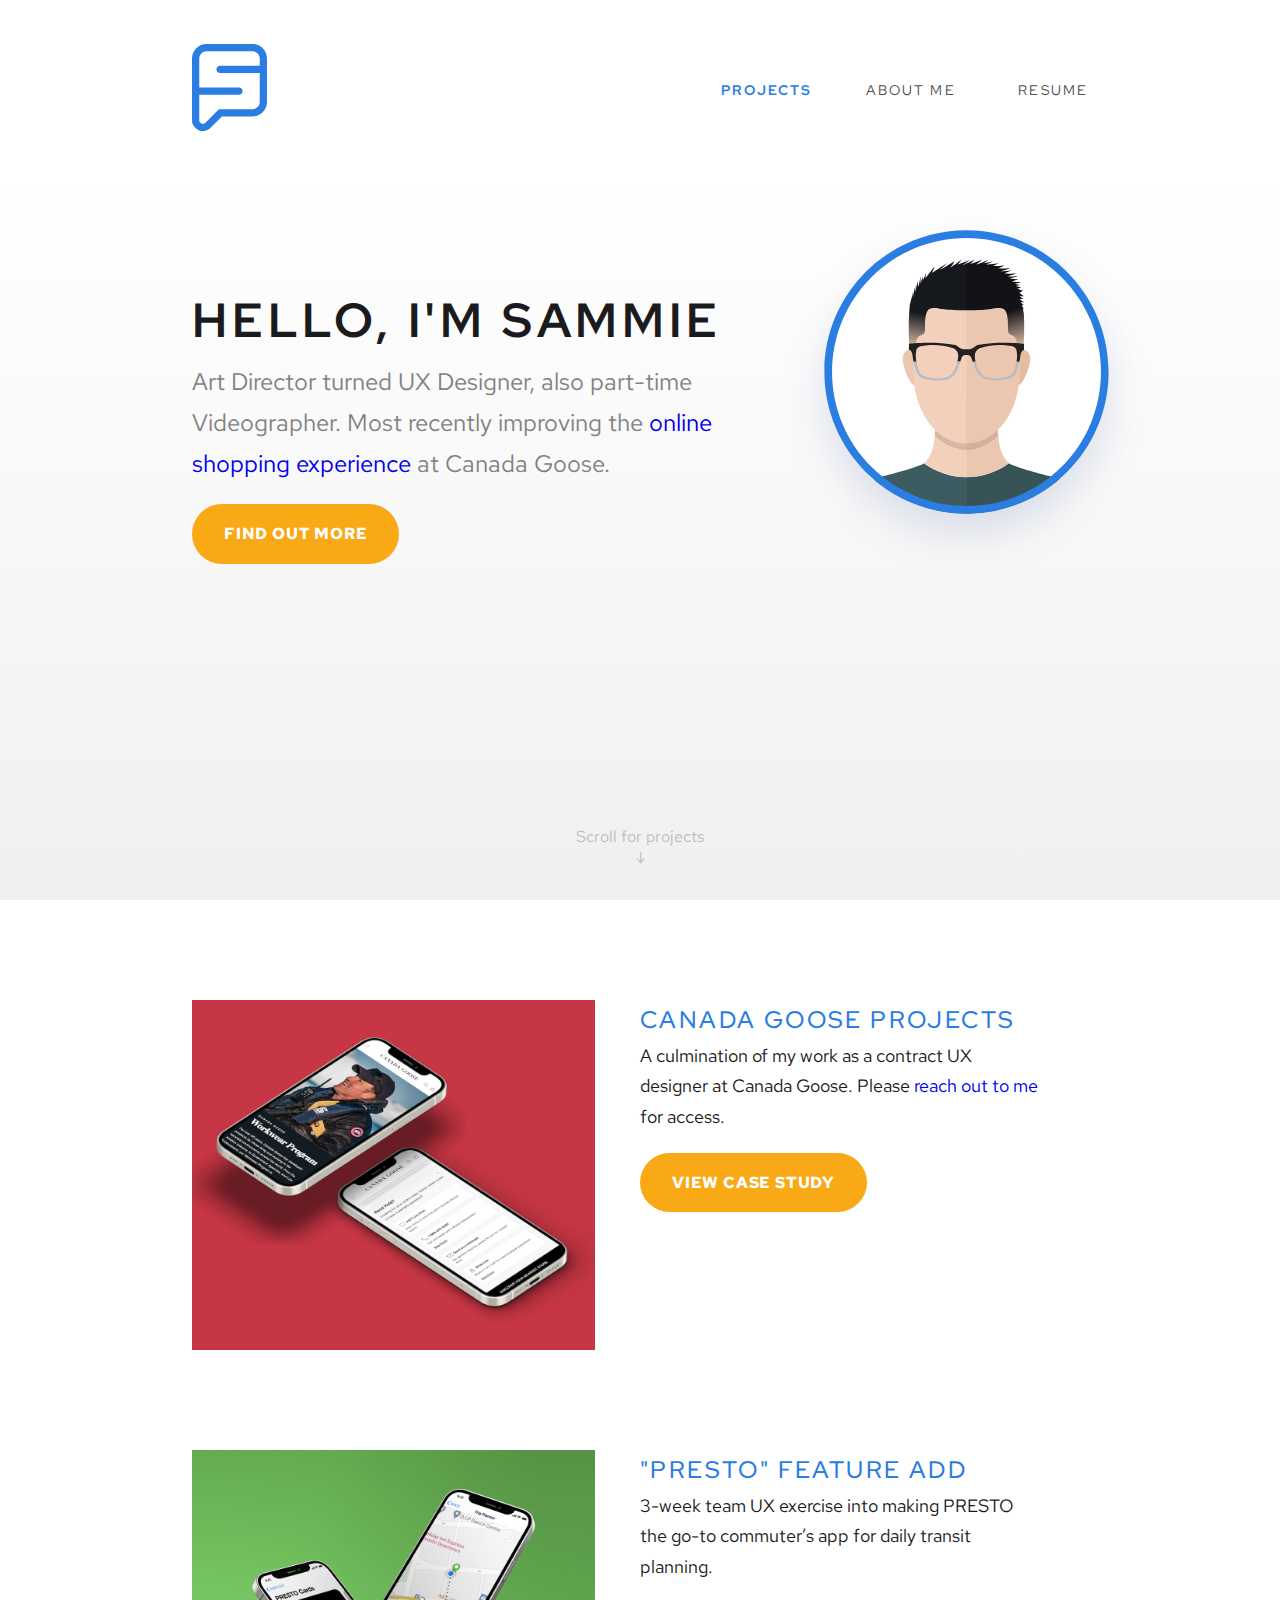
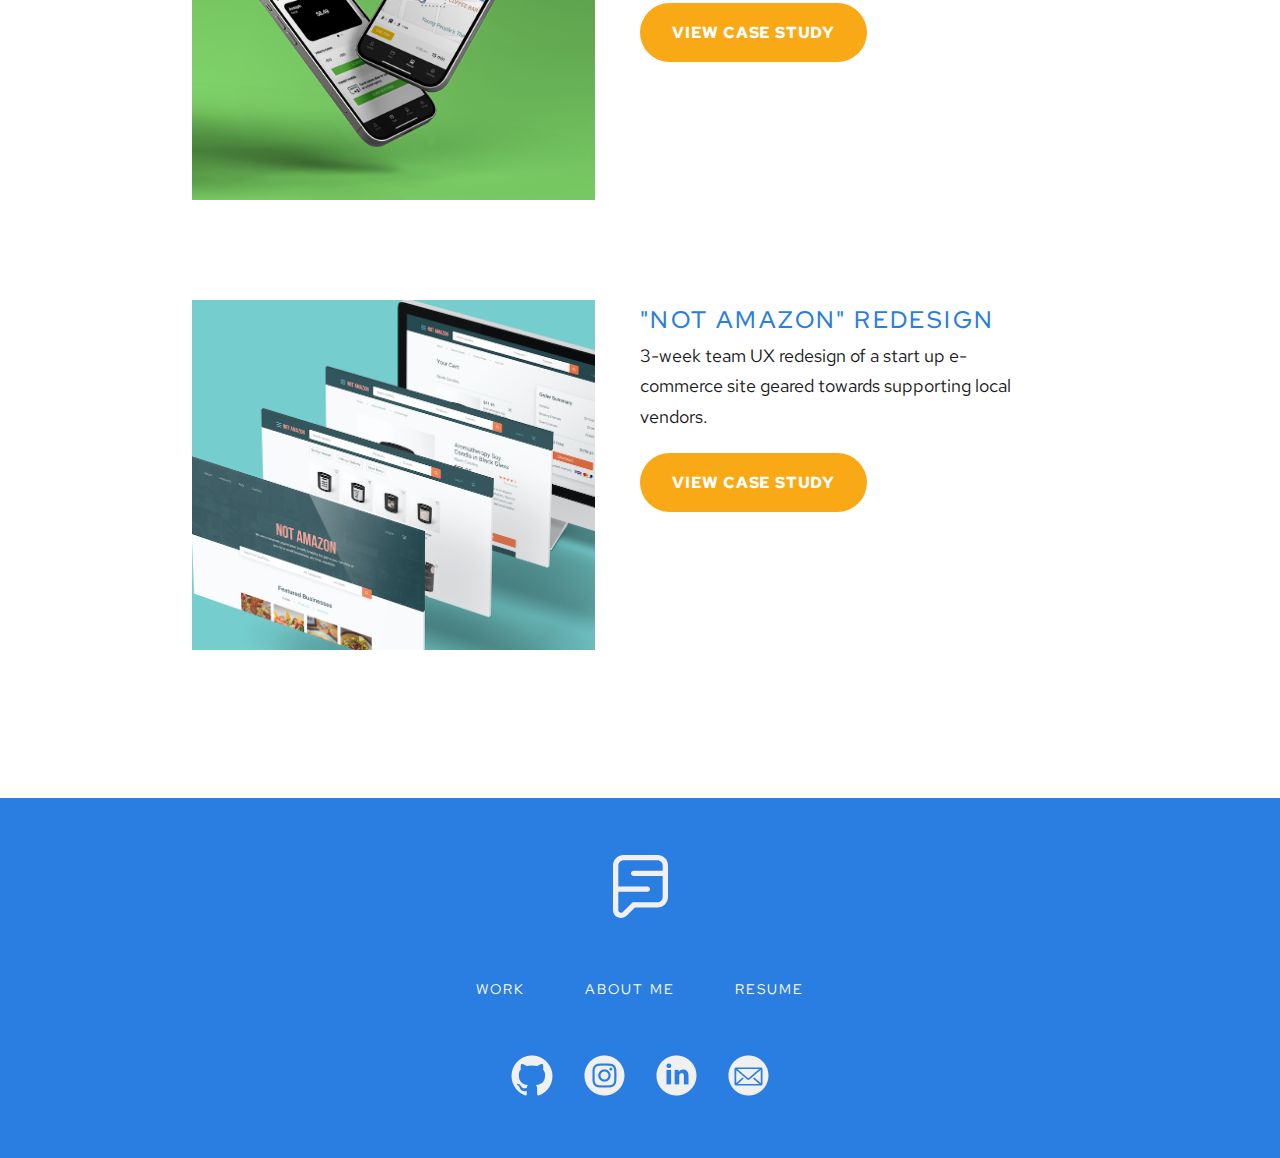
<file: index.html>
<!DOCTYPE html>
<html lang="en">

<head>
    <link rel="stylesheet" type="text/css" href="css/style.css">
    <link rel="preconnect" href="https://fonts.gstatic.com">
    <link
        href="https://fonts.googleapis.com/css2?family=Red+Hat+Display:ital,wght@0,400;0,500;0,700;0,900;1,400;1,500;1,700;1,900&family=Red+Hat+Text:ital,wght@0,400;0,500;0,700;1,400;1,500;1,700&display=swap"
        rel="stylesheet">
    <link rel="shortcut icon" href="images/favicon.ico" type="image/x-icon">
    <meta charset="UTF-8">
    <meta http-equiv="X-UA-Compatible" content="IE=edge">
    <meta name="viewport" content="width=device-width, initial-scale=1.0">

    <meta property="og:title" content="Sammie Phung | UX Portfolio" />
    <meta property="og:image" content="https://i.ibb.co/wYRQY8x/Website-Thumbnail.png" />
    <meta property="og:description" content="UX and UI assignment case studies" />
    <meta property="og:url" content="https://www.sammiephung.com" />
    <meta property="og:image:width" content="1200" />
    <meta property="og:image:height" content="627" />
    <!-- TYPE BELOW IS PROBABLY: 'website' or 'article' or look on https://ogp.me/#types -->
    <meta property="og:type" content="website" />

    <title>Sammie Phung | UX Portfolio</title>
</head>

<body>

<!-- Navbar -->

    <header id="navBar">
        <div class="navLogo">
            <a href="index.html"><img src="images/blueLogo.svg"></a>
        </div>
        <div class="menuItems">
            <li class="subMenuParent" tab-index="0">
                <a href="#projects" class="highlight">Projects</a>
                <ul class="subMenu">
                    <li><a href="https://www.figma.com/proto/u4zPJHGNoaDlqV1uTBU0ZM/Canada-Goose-Projects?page-id=603%3A68&node-id=603%3A73&viewport=-225%2C221%2C0.15&scaling=scale-down-width" target="_blank">CG</a></li>
                    <li><a href="presto.html">Presto</a></li>
                    <li><a href="notamazon.html">Not Amazon</a></li>
                </ul>
            </li>
            <a href="about.html">About Me</a>
            <a href="https://drive.google.com/file/d/1fmXLjQiboOGOz95VLChyZ1LVLEGIUq6-/view?usp=sharing"
                target="_blank">Resume</a>
        </div>

<!-- Mobile Nav -->

        <div id="myNav" class="overlay">
            <div class="topMobileNav">
                <div class="navLogo">
                    <a href="index.html"><img src="images/greyLogo.svg"></a>
                </div>
                <div>
                    <a href="javascript:void(0)" class="closebtn" onclick="closeNav()">&times;</a>
                </div>
            </div>

            <div class="overlayItems">
                <div class="overlayContent">
                    <a href="index.html#projects" class="overlayActive" onclick="closeNav()">
                        <h1>work</h1>
                    </a>
                    <a href="about.html">
                        <h1>about me</h1>
                    </a>
                    <a href="https://drive.google.com/file/d/1fmXLjQiboOGOz95VLChyZ1LVLEGIUq6-/view?usp=sharing">
                        <h1>resume</h1>
                    </a>
                </div>
                <div class="socialBlock">
                    <a href="https://github.com/sammiephung" target="_blank"><img
                            src="images/social/githubIcon.png"></a>
                    <a href="https://www.instagram.com/sphung.exe" target="_blank"><img
                            src="images/social/instaIcon.png"></a>
                    <a href="https://www.linkedin.com/in/sammiephung/"><img src="images/social/linkedinIcon.png"
                            target="_blank"></a>
                    <a href="mailto: sammiephung@gmail.com?subject=Love your stuff, let's connect!"><img
                            src="images/social/emailIcon.png"></a>
                </div>
            </div>
        </div>

        <span onclick="openNav()">
            <div class="hamburgerMenu">
                <div></div>
                <div></div>
                <div></div>
            </div>
        </span>

    </header>

<!-- Hero -->

    <section class="heroSection">
        <div class="headline">
            <h1>Hello, I'm Sammie</h1>
            <h5>Art Director turned UX Designer, also part-time Videographer. Most recently improving the <a href="https://www.canadagoose.com">online shopping experience</a> at Canada Goose.</h5>
            <a href="about.html" class="findOutMore button">Find out more</a>
        </div>
        <div class="profile">
            <img src="images/Illustration.svg">
        </div>
        <div class="scrollDown">
            <a href="#projects">Scroll for projects<br>&#x2193</a>
        </div>
    </section>

<!-- Projects -->

    <section class="myWorkGrid" id="projects">

        <div id="imageOne">
            <a href="https://www.figma.com/proto/u4zPJHGNoaDlqV1uTBU0ZM/Canada-Goose-Projects?page-id=603%3A68&node-id=603%3A73&viewport=180%2C137%2C0.05&scaling=min-zoom" target="_blank">
            </a>
        </div>
        <div id="descripOne">
            <h3>Canada Goose Projects</h3>
            <p>A culmination of my work as a contract UX designer at Canada Goose. Please <a href="mailto: sammiephung@gmail.com?subject=Canada Goose password request">reach out to me</a> for access.</p>
            <a href="https://www.figma.com/proto/u4zPJHGNoaDlqV1uTBU0ZM/Canada-Goose-Projects?page-id=603%3A68&node-id=603%3A73&viewport=180%2C137%2C0.05&scaling=min-zoom" target="_blank" class="caseStudyButton button">view case study</a>
<!--
            <a href="tinit.html">
            </a>
        </div>
        <div id="descripOne">
            <h3>"tinit" travel planner</h3>
            <p>4-week solo product exploration into a possible app solution for hands-on trip planners.</p>
            <a href="tinit.html" class="caseStudyButton button">view case study</a>
-->
        </div>

        <div id="imageTwo">
            <a href="presto.html">
        </div>
        </a>
        <div id="descripTwo">
            <h3>"presto" feature add</h3>
            <p>3-week team UX exercise into making PRESTO the go-to commuter’s app for daily transit planning.
            </p>
            <a href="presto.html" class="caseStudyButton button">view case study</a>
        </div>

        <div id="imageThree">
            <a href="notamazon.html">
        </div>
        </a>
        <div id="descripThree">
            <h3>"not amazon" redesign</h3>
            <p>3-week team UX redesign of a start up e-commerce site geared towards supporting local vendors.
            </p>
            <a href="notamazon.html" class="caseStudyButton button">view case study</a>
        </div>
    </section>

<!-- Footer -->

    <footer>
        <div class="footerLogo">
            <a href="index.html"><img src="images/greyLogo.svg"></a>
        </div>
        <div class="footerItems">
            <a href="index.html">Work</a>
            <a href="about.html">About Me</a>
            <a href="https://drive.google.com/file/d/1fmXLjQiboOGOz95VLChyZ1LVLEGIUq6-/view?usp=sharing"
                target="_blank">resume</a>
        </div>
        <div class="socialBlock">
            <a href="https://github.com/sammiephung" target="_blank"><img src="images/social/githubIcon.png"></a>
            <a href="https://www.instagram.com/sphung.exe" target="_blank"><img src="images/social/instaIcon.png"></a>
            <a href="https://www.linkedin.com/in/sammiephung/" target="_blank"><img
                    src="images/social/linkedinIcon.png"></a>
            <a href="mailto: sammiephung@gmail.com?subject=Love your stuff, let's connect!"><img
                    src="images/social/emailIcon.png"></a>
        </div>
    </footer>

    <script src="js/index.js"></script>

</body>


</html>
</file>
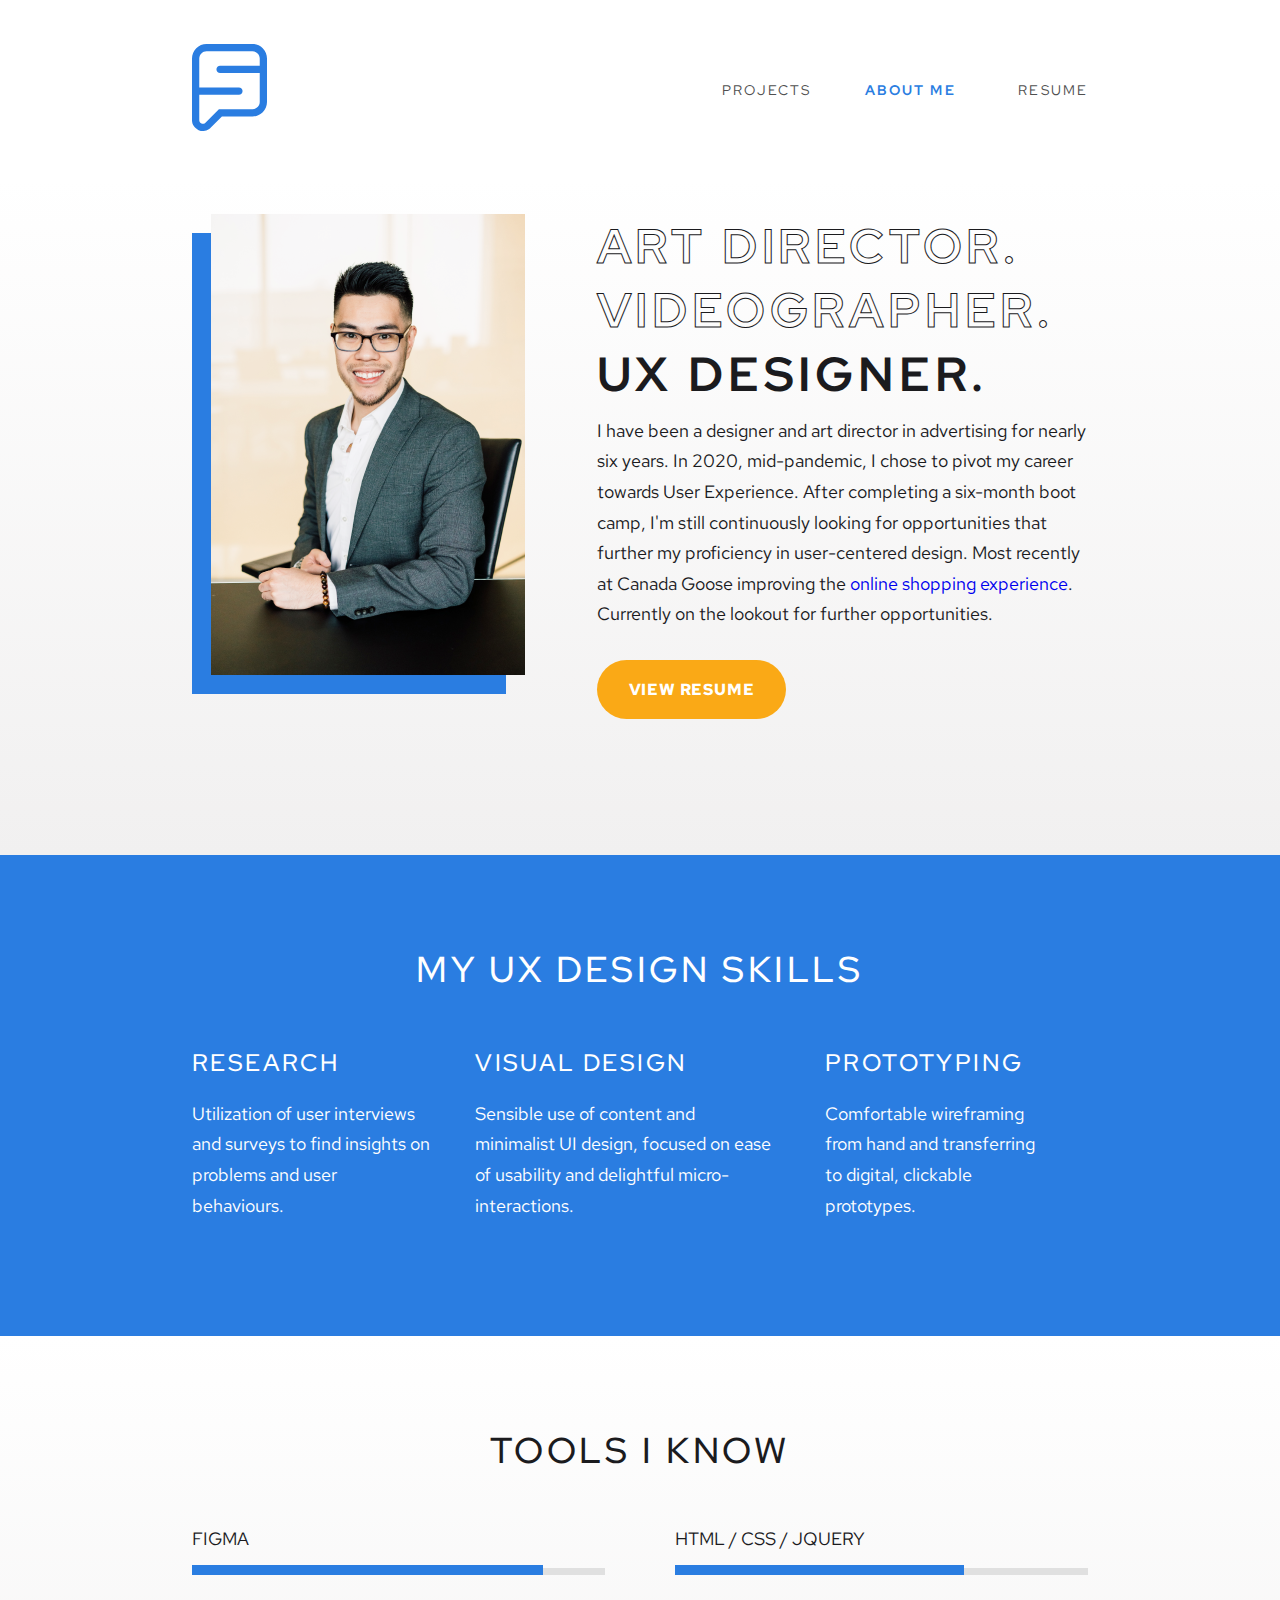
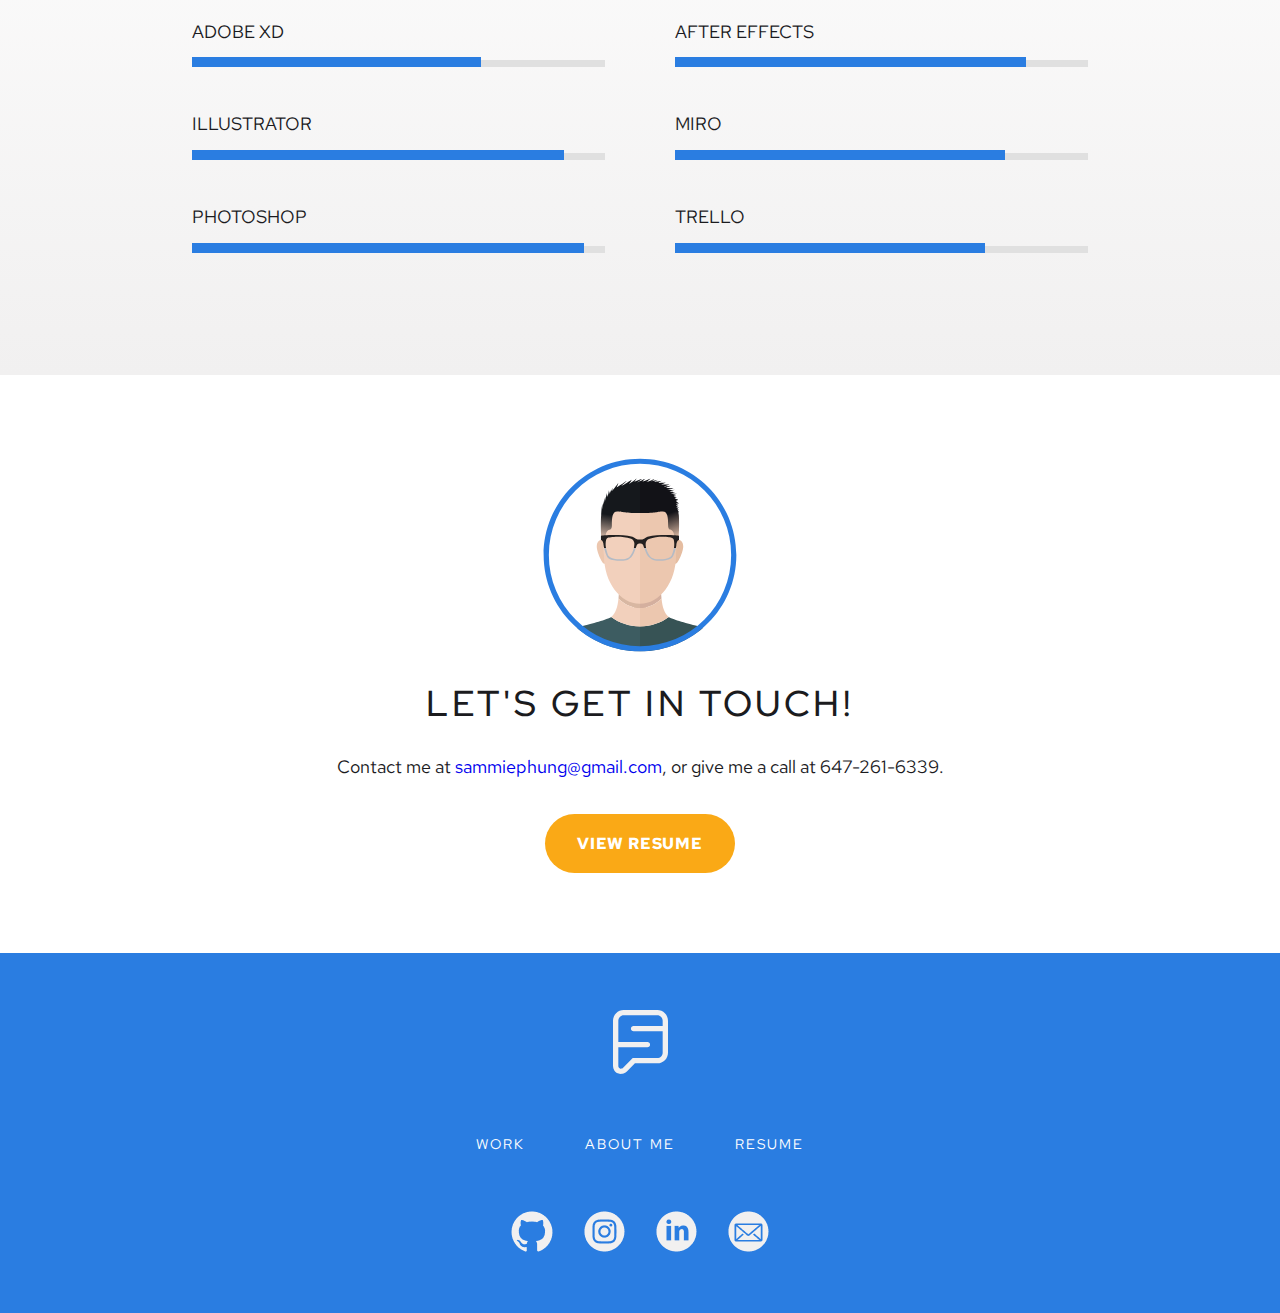
<file: about.html>
<!DOCTYPE html>
<html lang="en">

<head>
    <link rel="stylesheet" type="text/css" href="css/style.css">
    <link rel="preconnect" href="https://fonts.gstatic.com">
    <link
        href="https://fonts.googleapis.com/css2?family=Red+Hat+Display:ital,wght@0,400;0,500;0,700;0,900;1,400;1,500;1,700;1,900&family=Red+Hat+Text:ital,wght@0,400;0,500;0,700;1,400;1,500;1,700&display=swap"
        rel="stylesheet">
    <link rel="shortcut icon" href="images/favicon.ico" type="image/x-icon">
    <meta charset="UTF-8">
    <meta http-equiv="X-UA-Compatible" content="IE=edge">
    <meta name="viewport" content="width=device-width, initial-scale=1.0">
    <title>Sammie Phung | About Me</title>
</head>

<body>
    <header id="navBar">
        <div class="navLogo">
            <a href="index.html"><img src="images/blueLogo.svg"></a>
        </div>
        <div class="menuItems">
            <li class="subMenuParent" tab-index="0">
                <a href="index.html#projects">projects</a>
                <ul class="subMenu">
                    <li><a href="tinit.html">Tinit</a></li>
                    <li><a href="presto.html">Presto</a></li>
                    <li><a href="notamazon.html">Not Amazon</a></li>
                </ul>
            </li>
            <a href="about.html" class="highlight">About Me</a>
            <a href="https://drive.google.com/file/d/1fmXLjQiboOGOz95VLChyZ1LVLEGIUq6-/view?usp=sharing"
                target="_blank">Resume</a>
        </div>

        <div id="myNav" class="overlay">
            <div class="topMobileNav">
                <div class="navLogo">
                    <a href="index.html"><img src="images/greyLogo.svg"></a>
                </div>
                <div>
                    <a href="javascript:void(0)" class="closebtn" onclick="closeNav()">&times;</a>
                </div>
            </div>

            <div class="overlayItems">
                <div class="overlayContent">
                    <a href="index.html#projects">
                        <h1>work</h1>
                    </a>
                    <a href="about.html" class="overlayActive">
                        <h1>about me</h1>
                    </a>
                    <a href="https://drive.google.com/file/d/1fmXLjQiboOGOz95VLChyZ1LVLEGIUq6-/view?usp=sharing"
                        target="_blank">
                        <h1>resume</h1>
                    </a>
                </div>
                <div class="socialBlock">
                    <a href="https://github.com/sammiephung" target="_blank"><img
                            src="images/social/githubIcon.png"></a>
                    <a href="https://www.instagram.com/sphung.exe" target="_blank"><img
                            src="images/social/instaIcon.png"></a>
                    <a href="https://www.linkedin.com/in/sammiephung/" target="_blank"><img
                            src="images/social/linkedinIcon.png"></a>
                    <a href="mailto: sammiephung@gmail.com?subject=Love your stuff, let's connect!"><img
                            src="images/social/emailIcon.png"></a>
                </div>
            </div>
        </div>

        <span onclick="openNav()">
            <div class="hamburgerMenu">
                <div></div>
                <div></div>
                <div></div>
            </div>
        </span>

    </header>

    <section class="heroSection heroAbout">
        <div class="headlineAbout">
            <div class="profileFull"><img src="images/profileFull.png"></div>
            <div class="aboutContent">
                <h4>Art Director.<br>Videographer.<br></h4>
                <h1>UX Designer.</h1>
                <div class="profileSquare"><img src="images/profileSquare.png"></div>
                <p>I have been a designer and art director in advertising for nearly six years. In 2020, mid-pandemic, I chose to pivot my career towards User Experience. After completing a six-month boot camp, I'm still continuously looking for opportunities that further my proficiency in user-centered design. Most recently at Canada Goose improving the <a href="https://www.canadagoose.com">online shopping experience</a>. Currently on the lookout for further opportunities.
                </p>
                <a href="https://drive.google.com/file/d/1fmXLjQiboOGOz95VLChyZ1LVLEGIUq6-/view?usp=sharing"
                    class="button" target="_blank">View Resume</a>
            </div>
        </div>
    </section>

    <section class="mySkills">
        <h2>my ux design skills</h2>
        <div id="allSkills">
            <div id="research">
                <h3>research</h3>
                <p>Utilization of user interviews and surveys to find insights on problems and user behaviours.</p>
            </div>
            <div id="uiDesign">
                <h3>visual design</h3>
                <p>Sensible use of content and minimalist UI design, focused on ease of usability and delightful
                    micro-interactions.</p>
            </div>
            <div id="prototyping">
                <h3>prototyping</h3>
                <p>Comfortable wireframing from hand and transferring to digital, clickable prototypes.</p>
            </div>
        </div>
    </section>

    <section class="toolsSection">
        <h2>tools i know</h2>
        <div class="allTools">
            <div class="columnOne">
                <div>
                    <p>FIGMA</p>
                    <div class="toolsBar">
                        <div class="blueBar figmaBar"></div>
                        <div class="greyBar"></div>
                    </div>
                </div>
                <div>
                    <p>ADOBE XD</p>
                    <div class="toolsBar">
                        <div class="blueBar xdBar"></div>
                        <div class="greyBar"></div>
                    </div>
                </div>
                <div>
                    <p>ILLUSTRATOR</p>
                    <div class="toolsBar">
                        <div class="blueBar aiBar"></div>
                        <div class="greyBar"></div>
                    </div>
                </div>
                <div>
                    <p>PHOTOSHOP</p>
                    <div class="toolsBar">
                        <div class="blueBar psBar"></div>
                        <div class="greyBar"></div>
                    </div>
                </div>
            </div>
            <div class="columnTwo">
                <div>
                    <p>HTML / CSS / JQUERY</p>
                    <div class="toolsBar">
                        <div class="blueBar htmlBar"></div>
                        <div class="greyBar"></div>
                    </div>
                </div>
                <div>
                    <p>AFTER EFFECTS</p>
                    <div class="toolsBar">
                        <div class="blueBar aeBar"></div>
                        <div class="greyBar"></div>
                    </div>
                </div>
                <div>
                    <p>MIRO</p>
                    <div class="toolsBar">
                        <div class="blueBar miroBar"></div>
                        <div class="greyBar"></div>
                    </div>
                </div>
                <div>
                    <p>TRELLO</p>
                    <div class="toolsBar">
                        <div class="blueBar trelloBar"></div>
                        <div class="greyBar"></div>
                    </div>
                </div>
            </div>
        </div>
    </section>

    <!--
    <section class="experienceSection">
        <h2>where i've worked</h2>
        <ul>
            <li>plant48</li>
            <li>havas</li>
        </ul>
        <ul>
            <li>edelman</li>
            <li>shaw media</li>
        </ul>
        <ul>
            <li>shaw</li>
            <li>sagewow</li>
        </ul>
        <ul>
            <li>ethnicity</li>
            <li>kpmg</li>
        </ul>
    </section>
-->

    <section class="contactMe">
        <img src="images/Illustration.svg">
        <h2>let's get in touch!</h2>
        <p>Contact me at <a
                href="mailto: sammiephung@gmail.com?subject=Love your stuff, let's connect!">sammiephung@gmail.com</a>,
            or give me a call at 647-261-6339.</p>
        <a href="https://drive.google.com/file/d/1fmXLjQiboOGOz95VLChyZ1LVLEGIUq6-/view?usp=sharing" class="button"
            target="_blank">View Resume</a>
    </section>

    <footer>
        <div class="footerLogo">
            <a href="index.html"><img src="images/greyLogo.svg"></a>
        </div>
        <div class="footerItems">
            <a href="index.html">Work</a>
            <a href="about.html">About Me</a>
            <a href="https://drive.google.com/file/d/1fmXLjQiboOGOz95VLChyZ1LVLEGIUq6-/view?usp=sharing"
                target="_blank">resume</a>
        </div>
        <div class="socialBlock">
            <a href="https://github.com/sammiephung" target="_blank"><img src="images/social/githubIcon.png"></a>
            <a href="https://www.instagram.com/sphung.exe" target="_blank"><img src="images/social/instaIcon.png"></a>
            <a href="https://www.linkedin.com/in/sammiephung/" target="_blank"><img
                    src="images/social/linkedinIcon.png"></a>
            <a href="mailto: sammiephung@gmail.com?subject=Love your stuff, let's connect!"><img
                    src="images/social/emailIcon.png"></a>
        </div>
    </footer>

    <script src="js/index.js"></script>

</body>

</html>
</file>
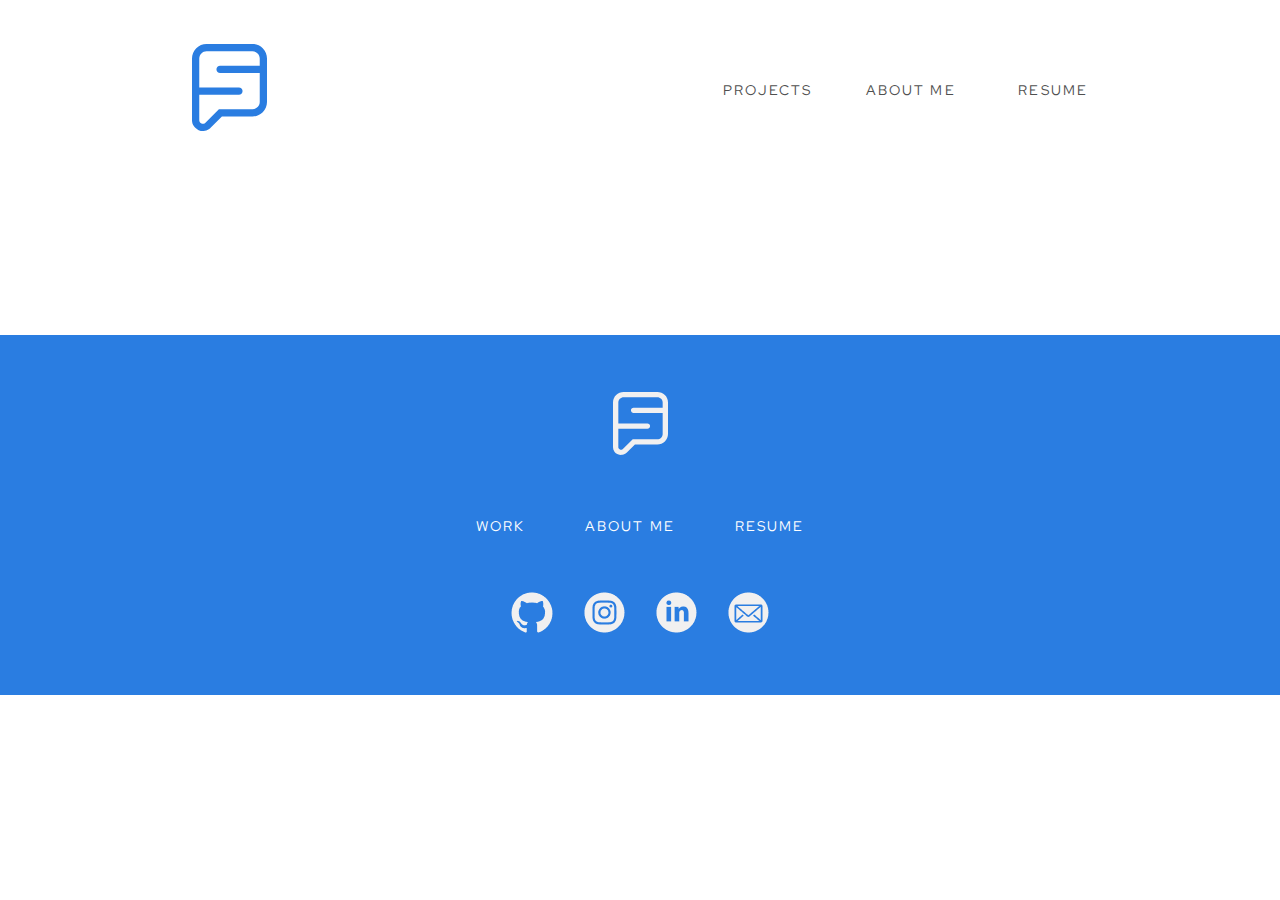
<file: notamazon.html>
<!DOCTYPE html>
<html lang="en">

<head>
    <link href="https://cdn.jsdelivr.net/npm/bootstrap@5.0.0-beta2/dist/css/bootstrap.min.css" rel="stylesheet"
        integrity="sha384-BmbxuPwQa2lc/FVzBcNJ7UAyJxM6wuqIj61tLrc4wSX0szH/Ev+nYRRuWlolflfl" crossorigin="anonymous">
    <link rel="stylesheet" type="text/css" href="css/styleCase.css">
    <link rel="preconnect" href="https://fonts.gstatic.com">
    <link
        href="https://fonts.googleapis.com/css2?family=Red+Hat+Display:ital,wght@0,400;0,500;0,700;0,900;1,400;1,500;1,700;1,900&family=Red+Hat+Text:ital,wght@0,400;0,500;0,700;1,400;1,500;1,700&display=swap"
        rel="stylesheet">
    <link rel="shortcut icon" href="images/favicon.ico" type="image/x-icon">
    <meta charset="UTF-8">
    <meta http-equiv="X-UA-Compatible" content="IE=edge">
    <meta name="viewport" content="width=device-width, initial-scale=1.0">
    <title>Sammie Phung | Not Amazon</title>
</head>

<body>

    <!--                                   Header Section                                   -->

    <header id="navBar">
        <div class="navLogo">
            <a href="index.html"><img src="images/blueLogo.svg"></a>
        </div>
        <div class="menuItems">
            <li class="subMenuParent" tab-index="0">
                <a href="index.html#projects">projects</a>
                <ul class="subMenu">
                    <li><a href="tinit.html">Tinit</a></li>
                    <li><a href="presto.html">Presto</a></li>
                    <li><a href="notamazon.html" class="highlight">Not Amazon</a></li>
                </ul>
            </li>
            <a href="about.html">About Me</a>
            <a href="https://drive.google.com/file/d/1fmXLjQiboOGOz95VLChyZ1LVLEGIUq6-/view?usp=sharing"
                target="_blank">Resume</a>
        </div>

        <div id="myNav" class="overlay">
            <div class="topMobileNav">
                <div class="navLogo">
                    <a href="index.html"><img src="images/greyLogo.svg"></a>
                </div>
                <div>
                    <a href="javascript:void(0)" class="closebtn" onclick="closeNav()">&times;</a>
                </div>
            </div>

            <div class="overlayItems">
                <div class="overlayContent">
                    <a href="index.html#projects">
                        <h1>work</h1>
                    </a>
                    <a href="about.html">
                        <h1>about me</h1>
                    </a>
                    <a href="https://drive.google.com/file/d/1fmXLjQiboOGOz95VLChyZ1LVLEGIUq6-/view?usp=sharing">
                        <h1>resume</h1>
                    </a>
                </div>
                <div class="socialBlock">
                    <a href="https://github.com/sammiephung" target="_blank"><img
                            src="images/social/githubIcon.png"></a>
                    <a href="https://www.instagram.com/sphung.exe" target="_blank"><img
                            src="images/social/instaIcon.png"></a>
                    <a href="https://www.linkedin.com/in/sammiephung/" target="_blank"><img
                            src="images/social/linkedinIcon.png"></a>
                    <a href="mailto: sammiephung@gmail.com?subject=Love your stuff, let's connect!"><img
                            src="images/social/emailIcon.png"></a>
                </div>
            </div>
        </div>

        <span onclick="openNav()">
            <div class="hamburgerMenu">
                <div></div>
                <div></div>
                <div></div>
            </div>
        </span>

    </header>

    <!--                                             Content                                           -->


    <div class="responsiveGoogleSlides">
        <iframe
            src="https://docs.google.com/presentation/d/e/2PACX-1vSZzvqdjiUpfSHiQ4XRWlsqTSBPhn4nPL46z8qyJ4D6SnPgOFzETZSSYSAs0c8leUZmMCYLZqz9VKvU/embed?start=true&loop=true&delayms=5000&slide=id.gc79d78a37e_0_0"
            frameborder="0" allowfullscreen="true" mozallowfullscreen="true" webkitallowfullscreen="true"></iframe>
    </div>

    <!--                                        Footer Section                                      -->

    <footer>
        <div class="footerLogo">
            <a href="index.html"><img src="images/greyLogo.svg"></a>
        </div>
        <div class="footerItems">
            <a href="index.html">Work</a>
            <a href="about.html">About Me</a>
            <a href="https://drive.google.com/file/d/1fmXLjQiboOGOz95VLChyZ1LVLEGIUq6-/view?usp=sharing"
                target="_blank">resume</a>
        </div>
        <div class="socialBlock">
            <a href="https://github.com/sammiephung" target="_blank"><img src="images/social/githubIcon.png"></a>
            <a href="https://www.instagram.com/sphung.exe" target="_blank"><img src="images/social/instaIcon.png"></a>
            <a href="https://www.linkedin.com/in/sammiephung/" target="_blank"><img
                    src="images/social/linkedinIcon.png"></a>
            <a href="mailto: sammiephung@gmail.com?subject=Love your stuff, let's connect!"><img
                    src="images/social/emailIcon.png"></a>
        </div>
    </footer>

    <script src="https://cdn.jsdelivr.net/npm/bootstrap@5.0.0-beta2/dist/js/bootstrap.bundle.min.js"
        integrity="sha384-b5kHyXgcpbZJO/tY9Ul7kGkf1S0CWuKcCD38l8YkeH8z8QjE0GmW1gYU5S9FOnJ0" crossorigin="anonymous">
    </script>
    <script src="js/index.js"></script>

</body>


</html>
</file>
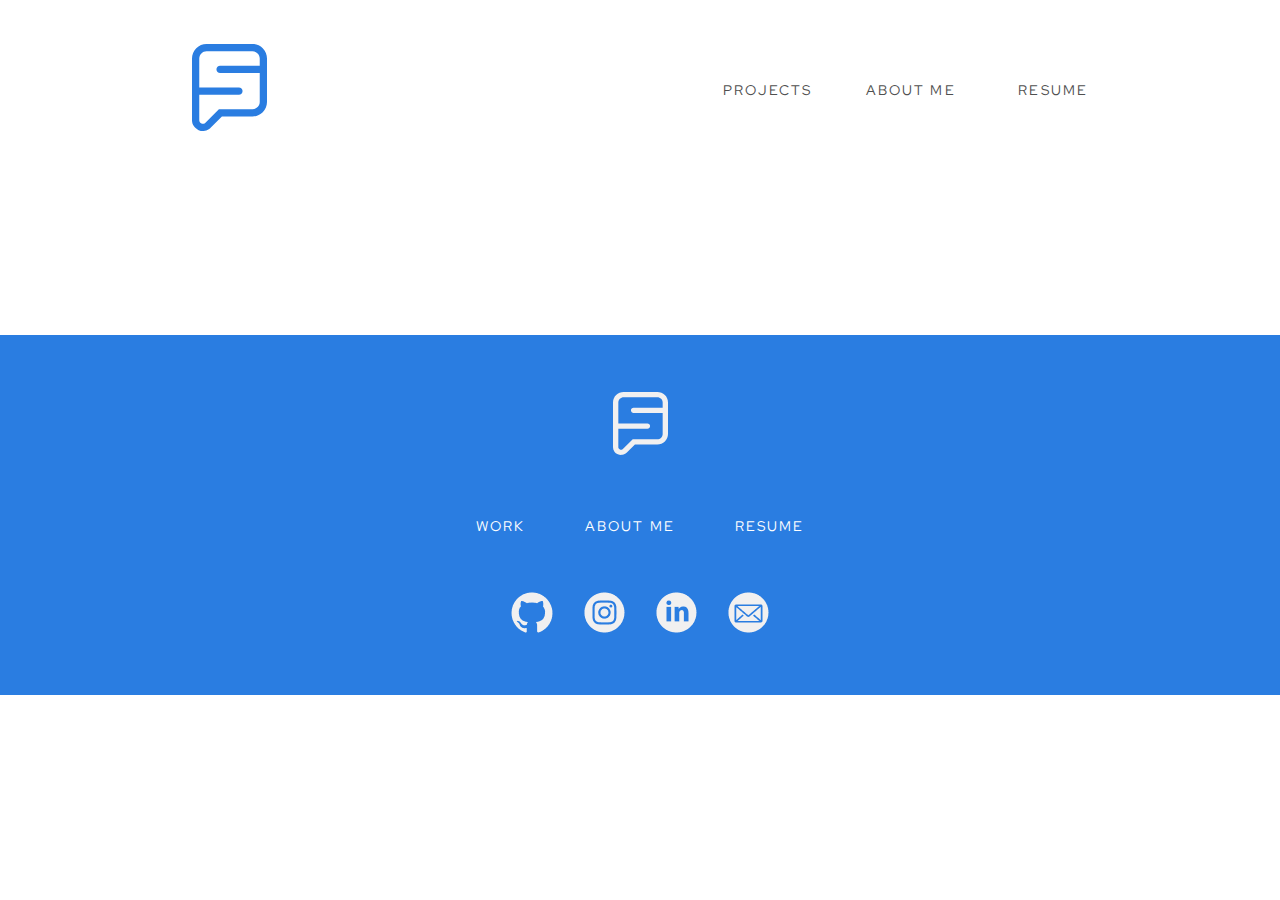
<file: presto.html>
<!DOCTYPE html>
<html lang="en">

<head>
    <link href="https://cdn.jsdelivr.net/npm/bootstrap@5.0.0-beta2/dist/css/bootstrap.min.css" rel="stylesheet"
        integrity="sha384-BmbxuPwQa2lc/FVzBcNJ7UAyJxM6wuqIj61tLrc4wSX0szH/Ev+nYRRuWlolflfl" crossorigin="anonymous">
    <link rel="stylesheet" type="text/css" href="css/styleCase.css">
    <link rel="preconnect" href="https://fonts.gstatic.com">
    <link
        href="https://fonts.googleapis.com/css2?family=Red+Hat+Display:ital,wght@0,400;0,500;0,700;0,900;1,400;1,500;1,700;1,900&family=Red+Hat+Text:ital,wght@0,400;0,500;0,700;1,400;1,500;1,700&display=swap"
        rel="stylesheet">
    <link rel="shortcut icon" href="images/favicon.ico" type="image/x-icon">
    <meta charset="UTF-8">
    <meta http-equiv="X-UA-Compatible" content="IE=edge">
    <meta name="viewport" content="width=device-width, initial-scale=1.0">
    <title>Sammie Phung | Presto</title>
</head>

<body>

    <!--                                   Header Section                                   -->

    <header id="navBar">
        <div class="navLogo">
            <a href="index.html"><img src="images/blueLogo.svg"></a>
        </div>
        <div class="menuItems">
            <li class="subMenuParent" tab-index="0">
                <a href="index.html#projects">projects</a>
                <ul class="subMenu">
                    <li><a href="tinit.html">Tinit</a></li>
                    <li><a href="presto.html" class="highlight">Presto</a></li>
                    <li><a href="notamazon.html">Not Amazon</a></li>
                </ul>
            </li>
            <a href="about.html">About Me</a>
            <a href="https://drive.google.com/file/d/1fmXLjQiboOGOz95VLChyZ1LVLEGIUq6-/view?usp=sharing"
                target="_blank">Resume</a>
        </div>

        <div id="myNav" class="overlay">
            <div class="topMobileNav">
                <div class="navLogo">
                    <a href="index.html"><img src="images/greyLogo.svg"></a>
                </div>
                <div>
                    <a href="javascript:void(0)" class="closebtn" onclick="closeNav()">&times;</a>
                </div>
            </div>

            <div class="overlayItems">
                <div class="overlayContent">
                    <a href="index.html#projects">
                        <h1>work</h1>
                    </a>
                    <a href="about.html">
                        <h1>about me</h1>
                    </a>
                    <a href="https://drive.google.com/file/d/1fmXLjQiboOGOz95VLChyZ1LVLEGIUq6-/view?usp=sharing">
                        <h1>resume</h1>
                    </a>
                </div>
                <div class="socialBlock">
                    <a href="https://github.com/sammiephung" target="_blank"><img
                            src="images/social/githubIcon.png"></a>
                    <a href="https://www.instagram.com/sphung.exe" target="_blank"><img
                            src="images/social/instaIcon.png"></a>
                    <a href="https://www.linkedin.com/in/sammiephung/" target="_blank"><img
                            src="images/social/linkedinIcon.png"></a>
                    <a href="mailto: sammiephung@gmail.com?subject=Love your stuff, let's connect!"><img
                            src="images/social/emailIcon.png"></a>
                </div>
            </div>
        </div>

        <span onclick="openNav()">
            <div class="hamburgerMenu">
                <div></div>
                <div></div>
                <div></div>
            </div>
        </span>

    </header>

    <!--                                             Content                                           -->


    <div class="responsiveGoogleSlides">
        <iframe
            src="https://docs.google.com/presentation/d/e/2PACX-1vSN-_a5iVpDQ1Q6ihsTdSmiw6Cgw_VmPcZ93U87ccN1VOABqr7UIXeZaDbwikeG-IcTXj7RAMM4EhjB/embed?start=true&loop=true&delayms=5000&slide=id.g35f391192_00"
            frameborder="0" allowfullscreen="true" mozallowfullscreen="true" webkitallowfullscreen="true"></iframe>
    </div>

    <!--                                        Footer Section                                      -->

    <footer>
        <div class="footerLogo">
            <a href="index.html"><img src="images/greyLogo.svg"></a>
        </div>
        <div class="footerItems">
            <a href="index.html">Work</a>
            <a href="about.html">About Me</a>
            <a href="https://drive.google.com/file/d/1fmXLjQiboOGOz95VLChyZ1LVLEGIUq6-/view?usp=sharing"
                target="_blank">resume</a>
        </div>
        <div class="socialBlock">
            <a href="https://github.com/sammiephung" target="_blank"><img src="images/social/githubIcon.png"></a>
            <a href="https://www.instagram.com/sphung.exe" target="_blank"><img src="images/social/instaIcon.png"></a>
            <a href="https://www.linkedin.com/in/sammiephung/" target="_blank"><img
                    src="images/social/linkedinIcon.png"></a>
            <a href="mailto: sammiephung@gmail.com?subject=Love your stuff, let's connect!"><img
                    src="images/social/emailIcon.png"></a>
        </div>
    </footer>

    <script src="https://cdn.jsdelivr.net/npm/bootstrap@5.0.0-beta2/dist/js/bootstrap.bundle.min.js"
        integrity="sha384-b5kHyXgcpbZJO/tY9Ul7kGkf1S0CWuKcCD38l8YkeH8z8QjE0GmW1gYU5S9FOnJ0" crossorigin="anonymous">
    </script>
    <script src="js/index.js"></script>

</body>


</html>
</file>
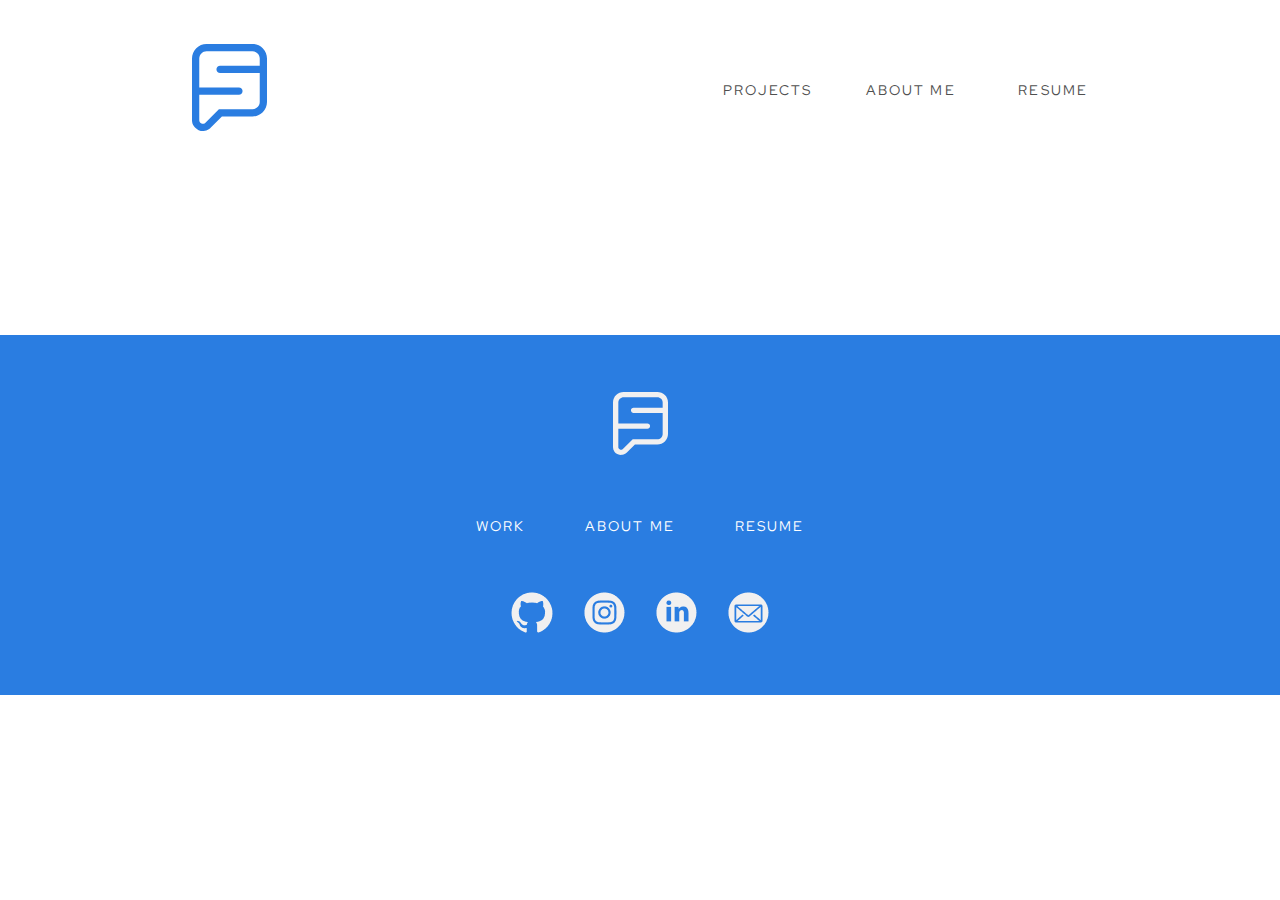
<file: tinit.html>
<!DOCTYPE html>
<html lang="en">

<head>
    <link href="https://cdn.jsdelivr.net/npm/bootstrap@5.0.0-beta2/dist/css/bootstrap.min.css" rel="stylesheet"
        integrity="sha384-BmbxuPwQa2lc/FVzBcNJ7UAyJxM6wuqIj61tLrc4wSX0szH/Ev+nYRRuWlolflfl" crossorigin="anonymous">
    <link rel="stylesheet" type="text/css" href="css/styleCase.css">
    <link rel="preconnect" href="https://fonts.gstatic.com">
    <link
        href="https://fonts.googleapis.com/css2?family=Red+Hat+Display:ital,wght@0,400;0,500;0,700;0,900;1,400;1,500;1,700;1,900&family=Red+Hat+Text:ital,wght@0,400;0,500;0,700;1,400;1,500;1,700&display=swap"
        rel="stylesheet">
    <link rel="shortcut icon" href="images/favicon.ico" type="image/x-icon">
    <meta charset="UTF-8">
    <meta http-equiv="X-UA-Compatible" content="IE=edge">
    <meta name="viewport" content="width=device-width, initial-scale=1.0">
    <title>Sammie Phung | Tinit</title>
</head>

<body>

    <!--                                   Header Section                                   -->

    <header id="navBar">
        <div class="navLogo">
            <a href="index.html"><img src="images/blueLogo.svg"></a>
        </div>
        <div class="menuItems">
            <li class="subMenuParent" tab-index="0">
                <a href="index.html#projects">projects</a>
                <ul class="subMenu">
                    <li><a href="tinit.html" class="highlight">Tinit</a></li>
                    <li><a href="presto.html">Presto</a></li>
                    <li><a href="notamazon.html">Not Amazon</a></li>
                </ul>
            </li>
            <a href="about.html">About Me</a>
            <a href="https://drive.google.com/file/d/1fmXLjQiboOGOz95VLChyZ1LVLEGIUq6-/view?usp=sharing"
                target="_blank">Resume</a>
        </div>

        <div id="myNav" class="overlay">
            <div class="topMobileNav">
                <div class="navLogo">
                    <a href="index.html"><img src="images/greyLogo.svg"></a>
                </div>
                <div>
                    <a href="javascript:void(0)" class="closebtn" onclick="closeNav()">&times;</a>
                </div>
            </div>

            <div class="overlayItems">
                <div class="overlayContent">
                    <a href="index.html#projects">
                        <h1>work</h1>
                    </a>
                    <a href="about.html">
                        <h1>about me</h1>
                    </a>
                    <a href="https://drive.google.com/file/d/1fmXLjQiboOGOz95VLChyZ1LVLEGIUq6-/view?usp=sharing">
                        <h1>resume</h1>
                    </a>
                </div>
                <div class="socialBlock">
                    <a href="https://github.com/sammiephung" target="_blank"><img
                            src="images/social/githubIcon.png"></a>
                    <a href="https://www.instagram.com/sphung.exe" target="_blank"><img
                            src="images/social/instaIcon.png"></a>
                    <a href="https://www.linkedin.com/in/sammiephung/" target="_blank"><img
                            src="images/social/linkedinIcon.png"></a>
                    <a href="mailto: sammiephung@gmail.com?subject=Love your stuff, let's connect!"><img
                            src="images/social/emailIcon.png"></a>
                </div>
            </div>
        </div>

        <span onclick="openNav()">
            <div class="hamburgerMenu">
                <div></div>
                <div></div>
                <div></div>
            </div>
        </span>

    </header>

    <!--                                             Content                                           -->


    <div class="responsiveGoogleSlides">
        <iframe
            src="https://docs.google.com/presentation/d/e/2PACX-1vQSNZvXGnT7r8e7rGwD61Ntg4sbqRzlNOjZWufHLgWKNHiZkpDk8caE4O05tuFyOg/embed?start=true&loop=true&delayms=5000&slide=id.p9"
            frameborder="0" allowfullscreen="true" mozallowfullscreen="true" webkitallowfullscreen="true"></iframe>
    </div>


    <!--

    <!--                                      Fixed Side Nav                                             - ->

    <nav class="sideNav">
        <a href="#conclusion">conclusion</a>
        <p>_</p>
        <a href="#prototyping">prototyping</a>
        <p>_</p>
        <a href="#ideation">ideation</a>
        <p>_</p>
        <a href="#research">research</a>
        <p>_</p>
        <a href="#">overview</a>
    </nav>

    <!--                                   Hero Section                                        - ->

    <section class="jumbotron">
        <div class="container-fluid">
            <div class="row">
                <div class="col-sm">
                    <h1>tinit travel planner</h1>
                    <h5>A 4-week UX/UI exploration into a possible app solution for hands-on travel planners.
                    </h5>
                </div>
                <div class="col">
                    <img src="images/tinit/phoneMockup.png">
                </div>
            </div>
        </div>
    </section>

    <section class="projectOutline">
        <div class="container-fluid">
            <div class="row">
                <div class="col-sm">
                    <h3>my role</h3>
                    <p>UX Researcher</p>
                    <p>UX/UI Designer</p>
                </div>
                <div class="col-sm">
                    <h3>deliverables</h3>
                    <p>User Research</p>
                    <p>Lo-Fi Wireframes</p>
                    <p>Hi-Fi Prototype</p>
                </div>
                <div class="col-sm">
                    <h3>tools used</h3>
                    <p>Figma</p>
                    <p>Miro</p>
                    <p>Pen and paper</p>
                </div>
            </div>
        </div>
    </section>

    <!--                                       Content Section                                   - ->


    <section class="problemOpp">
        <div class="container-fluid">
            <div class="row">
                <div class="col-sm">
                    <h3>the problem</h3>
                    <p>Hands-on travel planners have been inundated with overfilled and unfulfilled itineraries leading
                        to less than ideal travel planning experiences.</p>
                </div>
                <div class="col-sm fullPhone">
                    <img src="images/tinit/fullPhone.png">
                </div>
                <div class="col-sm">
                    <div class="opportunity">
                        <h3>the opportunity</h3>
                        <p>Our app, tinit, plans to improve the travel planning experience by removing the clutter of
                            over information, keep results relevant, and offer solutions for itinerary setting.</p>
                    </div>
                </div>
            </div>
    </section>

    <section class="researchPlan" id="research">
        <div class="container-fluid">
            <div class="row">
                <div class="col-lg researchSummary">
                    <h2>user research plan</h2>
                    <p>Conduct a series of six user interviews to gain a qualitative understanding of the existing
                        audience and their travel experiences. Then analyze the findings and break them down into
                        affinity diagrams and empathy maps in order to come up with a user persona. At the same time,
                        use these tools to pinpoint any pain points and areas of opportunities for development.</p>
                </div>
            </div>
        </div>
    </section>

    <section class="objectives">
        <div class="container-fluid">
            <div class="row">
                <div class="col-sm">
                    <h3>objective 1</h3>
                    <p>Gain an understanding of the person’s past experiences with travelling.</p>
                    <img src="images/tinit/objOne.png">
                </div>
                <div class="col-sm">
                    <h3>objective 2</h3>
                    <p>To understand the current steps and tools involved with travel planning.</p>
                    <img src="images/tinit/objTwo.png">
                </div>
                <div class="col-sm">
                    <h3>objective 3</h3>
                    <p>To determine any past, current, or future red flags to look out for when planning.</p>
                    <img src="images/tinit/objThree.png">
                </div>
            </div>
    </section>

    <section class="userPersona">
        <div class="container-fluid">
            <div class="row">
                <div class="col">
                    <img src="images/tinit/userPersona.png">
                </div>
            </div>
        </div>
    </section>

    <section class="userInsight" id="ideation">
        <div class="container-fluid">
            <div class="row">
                <div class="col insightSummary">
                    <h2>user insight</h2>
                    <p>During the one-on-one interviews, we discovered that our users tend to cram too much into their
                        itinerary with not enough time to do everything they had originally planned for. Therefore, we
                        believe that we can help deliver a more satisfying trip experience if we gave users a platform
                        with relevant activity details to more realistically organize their trips.</p>
                </div>
            </div>
        </div>
    </section>

    <section>
        <div class="row featureMatrix">
            <div class="col featureText">
                <h2>Feature prioritization matrix</h2>
                <p>Using the I Like, I Wish, What If method, certain features were determined to be of more importance
                    based off the user insight and problem statement. These features were then put into a prioritization
                    matrix to understand feasibility and ease of implementation.</p>
            </div>
            <div class="col">
                <img src="images/tinit/prioritizationMatrix.png">
            </div>
        </div>
    </section>

    <section class="userJourney">
        <img src="images/tinit/userJourney.png">
        <img src="images/tinit/opportunies.png">
    </section>

    <p style="text-align: center;">More to come... <br>user flow, prototype, testing, final notes... <br>need to also
        work on mobile...</p>

    -->

    <!--                                        Footer Section                                      -->

    <footer>
        <div class="footerLogo">
            <a href="index.html"><img src="images/greyLogo.svg"></a>
        </div>
        <div class="footerItems">
            <a href="index.html">Work</a>
            <a href="about.html">About Me</a>
            <a href="https://drive.google.com/file/d/1fmXLjQiboOGOz95VLChyZ1LVLEGIUq6-/view?usp=sharing"
                target="_blank">resume</a>
        </div>
        <div class="socialBlock">
            <a href="https://github.com/sammiephung" target="_blank"><img src="images/social/githubIcon.png"></a>
            <a href="https://www.instagram.com/sphung.exe" target="_blank"><img src="images/social/instaIcon.png"></a>
            <a href="https://www.linkedin.com/in/sammiephung/" target="_blank"><img
                    src="images/social/linkedinIcon.png"></a>
            <a href="mailto: sammiephung@gmail.com?subject=Love your stuff, let's connect!"><img
                    src="images/social/emailIcon.png"></a>
        </div>
    </footer>

    <script src="https://cdn.jsdelivr.net/npm/bootstrap@5.0.0-beta2/dist/js/bootstrap.bundle.min.js"
        integrity="sha384-b5kHyXgcpbZJO/tY9Ul7kGkf1S0CWuKcCD38l8YkeH8z8QjE0GmW1gYU5S9FOnJ0" crossorigin="anonymous">
    </script>
    <script src="js/index.js"></script>

</body>


</html>
</file>
<file: css/style.css>
* {
    margin: 0;
    scroll-behavior: smooth;
}

.heroSection,
.mySkills {
    animation: transitionIn .65s;
}

@keyframes transitionIn {
    from {
        opacity: 0;
        animation-timing-function: ease-in;

    }

    to {
        opacity: 1;
        animation-timing-function: ease-out;

    }
}

/* --------------------------------------------- Font styles --------------------------------------------- */

body {
    font-family: 'Red Hat Text', sans-serif;
}

h1 {
    font-family: 'Red Hat Display', sans-serif;
    font-style: normal;
    font-weight: bold;
    font-size: 48px;
    line-height: 64px;
    letter-spacing: 0.1em;
    text-transform: uppercase;
    color: #1B1B1E;
}

h2 {
    font-family: 'Red Hat Display', sans-serif;
    font-style: normal;
    font-weight: 500;
    font-size: 36px;
    margin-bottom: 25px;
    letter-spacing: 0.1em;
    text-transform: uppercase;
    color: #2A7DE1;
}

h3 {
    font-family: 'Red Hat Display', sans-serif;
    font-style: normal;
    font-weight: 500;
    font-size: 24px;
    line-height: 170%;
    letter-spacing: 0.1em;
    text-transform: uppercase;
    color: #2A7DE1;
}


/* ----- H1 Outlined -----*/
h4 {
    font-family: 'Red Hat Display', sans-serif;
    font-style: normal;
    font-weight: bold;
    font-size: 48px;
    line-height: 64px;
    letter-spacing: 0.1em;
    text-transform: uppercase;
    color: transparent;
    margin-bottom: 10px;
    -webkit-text-stroke: 1px #1B1B1E;
    margin-bottom: 0;
}

h5 {
    font-family: 'Red Hat Text', sans-serif;
    font-style: normal;
    font-weight: normal;
    font-size: 24px;
    line-height: 170%;
    color: #828282;
}

p {
    font-family: 'Red Hat Text', sans-serif;
    font-style: normal;
    font-weight: normal;
    font-size: 18px;
    line-height: 170%;
    color: #1B1B1E;
}

a {
    cursor: pointer;
    text-decoration: none;
}

/* -------------------------------------------- Component styling ------------------------------------------- */

.button {
    display: inline-block;
    justify-content: center;
    align-items: center;
    padding: 16px 32px;
    margin-top: 20px;
    width: auto;
    height: auto;
    color: #FFFFFF;
    background: #FAA916;
    border-radius: 50px;
    font-family: 'Red Hat Text', sans-serif;
    font-style: normal;
    font-weight: bold;
    font-size: 16px;
    line-height: 170%;
    letter-spacing: 0.05em;
    text-transform: uppercase;
    transition: 0.3s;
}

.button:hover {
    background: #2A7DE1;
}

.button:active {
    background: #2A4893;
}

/* --------------------------------------------- Header section --------------------------------------------- */

#navBar {
    height: 20vh;
    display: flex;
    flex-direction: row;
    /*
    margin-left: auto;
    margin-right: auto;
    width: 70%;
    max-width: 1040px; */
    margin: 0px 15%;
}

.navLogo {
    display: flex;
    align-items: center;
    width: 30%;
}

.navLogo img {
    width: 75px;
}

.menuItems {
    font-family: 'Red Hat Display', sans-serif;
    font-style: normal;
    font-weight: normal;
    font-size: 14px;
    line-height: 19px;
    letter-spacing: 0.15em;
    text-transform: uppercase;
    display: flex;
    justify-content: flex-end;
    align-items: center;
    width: 70%;
}

.menuItems a {
    margin-left: 10%;
    color: #4F4F4F;
}

.menuItems a:hover {
    color: #2A7DE1;
}

.menuItems a:active {
    color: #2A4893;
}

.menuItems .highlight {
    font-family: 'Red Hat Display', sans-serif;
    font-weight: bold;
    font-size: 14px;
    line-height: 19px;
    text-align: right;
    letter-spacing: 0.15em;
    text-transform: uppercase;
    color: #2A7DE1;
}

.hamburgerMenu {
    cursor: pointer;
    display: none;
}

.hamburgerMenu div {
    width: 35px;
    height: 3px;
    background-color: #4f4f4f;
    margin: 9px 0;
    border-radius: 25px;
}


.topMobileNav {
    height: 20vh;
    display: flex;
    justify-content: space-between;
    flex-direction: row;
    margin: 0px 7%;
    align-items: center;
}

.overlay {
    height: 100%;
    width: 0;
    position: fixed;
    z-index: 1;
    right: 0;
    top: 0;
    background-color: #2A7DE1;
    overflow-x: hidden;
    overflow-y: hidden;
    transition: 0.5s;
}

.overlayItems {
    position: relative;
    top: 5vh;
    padding: 0px 7%;
    display: flex;
    flex-direction: column;
    height: 60vh;
    justify-content: space-between;
    align-items: center;
}

.overlayContent {
    text-align: left;
    white-space: nowrap;
}

.overlay h1 {
    color: white;
    margin-bottom: 8%;
}

.closebtn {
    color: white;
    font-size: 80px;
}

.overlayActive h1 {
    color: #FAA916;
}

/* -------------------------------------------- Dropdown menu --------------------------------------------- */

li {
    list-style-type: none;
    margin: 10px 0;
}

.subMenuParent {
    position: relative;
}

.subMenu {
    visibility: hidden;
    opacity: 0;
    position: absolute;
    top: 100%;
    left: -5%;
    padding: 0;
    margin: 0;
    width: 150%;
    transform: translateY(-1em);
    transition: all 0.3s ease-in-out 0s, visibility 0s linear 0.3s, z-index 0s linear 0.03s;
}

.subMenuParent:focus .subMenu,
.subMenuParent:focus-within .subMenu,
.subMenuParent:hover .subMenu {
    visibility: visible;
    opacity: 1;
    transform: translateY(0%);
    transition-delay: 0s, 0s, 0.1s;
    /* this removes the transition delay so the menu will be visible while the other styles transition */
}





/* --------------------------------------------- Hero section --------------------------------------------- */

.heroSection {
    height: 80vh;
    background-image: linear-gradient(180deg, white, #F1F0F0);
    padding: 0px 15%;
}

.heroAbout {
    height: 75vh;
}

.headline {
    position: absolute;
    top: 32%;
    width: 46%;
    word-wrap: break-word;
    box-sizing: border-box;
}

.headline h1 {
    margin-bottom: 10px;
}

.profile img {
    position: absolute;
    top: 25%;
    right: 13%;
    width: 23%;
    max-width: 400px;
    min-width: 250px;
    padding: 0px;
    filter: drop-shadow(0px 20px 20px rgba(42, 72, 147, 0.15));
}

.headlineAbout {
    position: relative;
    display: flex;
    justify-content: space-between;
    top: 5%;
}


.profileSquare {
    display: none;
}

.aboutContent {
    margin-left: 8%;
    word-wrap: break-word;
}

.scrollDown {
    position: absolute;
    bottom: 2rem;
    text-align: center;
    width: 70%;
}

.scrollDown a {
    color: #BDBDBD;
}

.headlineAbout p {
    margin: 10px 0px;
}

/* --------------------------------------------- Work section --------------------------------------------- */

.myWorkGrid {
    display: grid;
    padding: 100px 15%;
    padding-bottom: 3rem;
    background-color: white;
    grid-template-columns: 1fr 1fr;
    grid-template-rows: 1fr 1fr 1fr;
    grid-template-areas:
        "imageOne descripOne"
        "imageTwo descripTwo"
        "imageThree descripThree"
    ;
}

#imageOne {
    grid-area: imageOne;
    width: 90%;
    margin-bottom: 100px;
}

#imageOne a {
    display: block;
    position: relative;
    overflow: hidden;
    background: url(../images/home/canadaGooseMock.jpg) no-repeat;
    background-size: cover;
    background-position: center;
    height: 350px;
}

#imageTwo {
    grid-area: imageTwo;
    width: 90%;
    margin-bottom: 100px;
}

#imageTwo a {
    display: block;
    background: url(../images/home/prestoMock.jpg) no-repeat;
    background-size: cover;
    background-position: center;
    height: 350px;
}

#imageThree {
    grid-area: imageThree;
    width: 90%;
}

#imageThree a {
    display: block;
    background: url(../images/home/notAmazonMock.jpg) no-repeat;
    background-size: cover;
    background-position: center;
    height: 350px;
}

#descripOne {
    grid-area: descripOne;
    width: 90%;
}

#descripTwo {
    grid-area: descripTwo;
    width: 90%;
}

#descripThree {
    grid-area: descripThree;
    width: 90%;
}

/* ---------------------------------------- Skills and Tools section ---------------------------------------- */

.mySkills {
    display: flex;
    flex-direction: column;
    padding: 5rem 15%;
    background-color: #2A7DE1;
    align-items: center;
}

#allSkills {
    display: flex;
    margin-bottom: 20px;
}

.mySkills p,
.mySkills h2,
.mySkills h3 {
    color: white;
}

.mySkills h2 {
    margin-top: 10px;
    margin-bottom: 50px;
}

.mySkills p,
.mySkills h3 {
    margin-right: 15%;
    margin-bottom: 15px;
}

.toolsSection {
    background-image: linear-gradient(180deg, white, #F1F0F0);
    /* background-image: white; */
    padding: 5rem 15%;
}

.toolsSection h2 {
    text-align: center;
    margin: 10px;
    color: #1B1B1E;
}

.allTools {
    display: flex;
    margin-top: 50px;
}

.columnOne {
    width: 50%;
    margin-right: 35px;
}

.columnTwo {
    width: 50%;
    margin-left: 35px;
}

.toolsBar {
    position: relative;
    width: auto;
    margin-top: 10px;
    margin-bottom: 35px;
}

.blueBar {
    position: relative;
    height: 10px;
    background-color: #2A7DE1;
    z-index: 1;
}

.greyBar {
    position: relative;
    height: 7px;
    bottom: 7px;
    background-color: #E0E0E0;
}

.figmaBar {
    width: 85%;
}

.xdBar {
    width: 70%;
}

.aiBar {
    width: 90%
}

.psBar {
    width: 95%;
}

.htmlBar {
    width: 70%;
}

.aeBar {
    width: 85%;
}

.miroBar {
    width: 80%;
}

.trelloBar {
    width: 75%;
}

/* -------------------------------------------- Experience section --------------------------------------------- */

.experienceSection {
    background-image: linear-gradient(180deg, white, #F1F0F0);
    padding: 5rem 15%;
}

.experienceSection h2 {
    text-align: center;
    margin: 10px;
    color: #1B1B1E;
}



/* -------------------------------------------- Contact section --------------------------------------------- */

.contactMe {
    display: flex;
    flex-direction: column;
    padding: 5rem 15%;
    align-items: center;
}

.contactMe img {
    width: 15%;
    min-width: 200px;
    margin-bottom: 1.5rem;
}

.contactMe h2 {
    color: #1B1B1E;
}

.contactMe a:hover {
    color: #2A7DE1;
}

.contactMe a:active {
    color: #2A4893;
}

.contactMe .button {
    margin-top: 2rem;
}

.contactMe .button:hover {
    color: #FFFFFF;
}

/* --------------------------------------------- Footer section --------------------------------------------- */

footer {
    display: flex;
    width: 100%;
    flex-direction: column;
    align-items: center;
    justify-content: space-evenly;
    height: 40vh;
    background-color: #2A7DE1;
}

.footerLogo img {
    width: 55px;
}

.footerItems {
    display: flex;
    justify-content: space-evenly;
    width: 35%;
    min-width: 320px;
    font-family: 'Red Hat Display', sans-serif;
    font-style: normal;
    font-weight: normal;
    font-size: 14px;
    line-height: 19px;
    letter-spacing: 0.15em;
    text-transform: uppercase;
}

.footerItems a {
    color: white;
}

.footerItems a:hover {
    color: #FAA916;
}

.socialBlock {
    display: flex;
    justify-content: space-evenly;
    width: 25%;
    min-width: 280px;
}


/* ------------------------------------------- Mobile 600px screen ------------------------------------------ */

@media only screen and (max-width: 768px) {

    /* ----------------------------------- Header section --------------------------------- */

    #navBar {
        margin: 0px 7%;
    }

    .menuItems {
        display: none;
    }

    .hamburgerMenu {
        display: block;
        position: absolute;
        top: 5%;
        right: 7%;
    }

    /* ----------------------------------- Hero Section ----------------------------------- */

    .heroSection {
        padding: 0px 7%;
    }

    .headline {
        position: absolute;
        top: 22%;
        width: 86%;
    }

    .aboutContent {
        margin-left: 0px;
        word-wrap: break-word;
    }

    .profile img {
        display: none;
    }

    .profileFull img {
        display: none;
    }

    .profileSquare {
        display: block;
        margin: 15px 0px;
    }

    .profileSquare img {
        width: 100%;
        height: auto;
    }

    /* ---------------------------------- Skills and Tools -------------------------------- */

    .mySkills {
        padding: 50px 7%;
    }

    #allSkills {
        flex-direction: column;
    }

    .mySkills p {
        margin-right: 0px;
        margin-bottom: 50px;
    }

    /* ------------------------------------ Contact me ------------------------------------ */



    /* ------------------------------------ Work Grid ------------------------------------- */


    .myWorkGrid {
        padding: 100px 7%;
        grid-template-rows: 1fr auto 1fr auto 1fr auto;
        grid-template-columns: 1fr;
        grid-template-areas:
            "imageOne"
            "descripOne"
            "imageTwo"
            "descripTwo"
            "imageThree"
            "descripThree"
        ;
    }

    #imageOne {
        grid-area: imageOne;
        width: 100%;
        margin-bottom: 20px;
    }

    #imageTwo {
        grid-area: imageTwo;
        width: 100%;
        height: 350px;
        margin-bottom: 20px;
    }

    #imageThree {
        grid-area: imageThree;
        width: 100%;
        height: 350px;
        margin-bottom: 20px;
    }

    #descripOne {
        grid-area: descripOne;
        width: 100%;
        margin-bottom: 80px;
    }

    #descripTwo {
        grid-area: descripTwo;
        width: 100%;
        margin-bottom: 80px;
    }

    #descripThree {
        grid-area: descripThree;
        width: 100%;
    }

}

/* ------------------------------------------- Mobile 425px screen ------------------------------------------ */

@media only screen and (max-width: 425px) {

    .navLogo img {
        width: 55px;
    }

    .heroAbout {
        padding: 0px 7%;
        padding-bottom: 13%;
        height: auto;
    }

    .headlineAbout h1,
    h4 {
        font-size: 32px;
        line-height: 48px;
    }

    .scrollDown {
        display: none;
    }

    .myWorkGrid {
        padding-top: 50px;
    }

    .toolsSection {
        padding: 50px 7%;
    }

    .toolsSection h2 {
        text-align: left;
        margin-left: 0px;
    }

    .allTools {
        flex-direction: column;
    }

    .columnOne {
        width: 100%;
        margin-right: 0px
    }

    .columnTwo {
        width: 100%;
        margin-left: 0px;
    }

    .contactMe {
        padding: 5rem 7%;
        text-align: center;
    }
}
</file>
<file: css/styleCase.css>
* {
    margin: 0;
    scroll-behavior: smooth;
}

.jumbotron,
.projectOutline,
.sideNav {
    animation: transitionIn .65s;

}

@keyframes transitionIn {
    from {
        opacity: 0;
        animation-timing-function: ease-in;
    }

    to {
        opacity: 1;
        animation-timing-function: ease-out;

    }
}

/* --------------------------------------------- Font styles --------------------------------------------- */

body {
    font-family: 'Red Hat Text', sans-serif;
}

h1 {
    font-family: 'Red Hat Display', sans-serif;
    font-style: normal;
    font-weight: bold;
    font-size: 48px;
    line-height: 64px;
    letter-spacing: 0.1em;
    text-transform: uppercase;
    color: #1B1B1E;
}

h2 {
    font-family: 'Red Hat Display', sans-serif;
    font-style: normal;
    font-weight: 500;
    font-size: 36px;
    margin-bottom: 25px;
    letter-spacing: 0.1em;
    text-transform: uppercase;
    color: #2A7DE1;
}

h3 {
    font-family: 'Red Hat Display', sans-serif;
    font-style: normal;
    font-weight: 500;
    font-size: 24px;
    line-height: 170%;
    letter-spacing: 0.1em;
    text-transform: uppercase;
    color: #2A7DE1;
}


/* ----- H1 Outlined -----*/
h4 {
    font-family: 'Red Hat Display', sans-serif;
    font-style: normal;
    font-weight: bold;
    font-size: 48px;
    line-height: 64px;
    letter-spacing: 0.1em;
    text-transform: uppercase;
    color: transparent;
    margin-bottom: 10px;
    -webkit-text-stroke: 1px #1B1B1E;
    margin-bottom: 0;
}

h5 {
    font-family: 'Red Hat Text', sans-serif;
    font-style: normal;
    font-weight: normal;
    font-size: 24px;
    line-height: 170%;
    color: #828282;
}

p {
    font-family: 'Red Hat Text', sans-serif;
    font-style: normal;
    font-weight: normal;
    font-size: 18px;
    line-height: 170%;
    color: #1B1B1E;
}

a {
    cursor: pointer;
    text-decoration: none;
}

/* -------------------------------------------- Component styling ------------------------------------------- */

.button {
    display: inline-block;
    justify-content: center;
    align-items: center;
    padding: 16px 32px;
    margin-top: 20px;
    width: auto;
    height: auto;
    background: #FAA916;
    border-radius: 50px;
    font-family: 'Red Hat Text', sans-serif;
    font-style: normal;
    font-weight: bold;
    font-size: 16px;
    line-height: 170%;
    letter-spacing: 0.05em;
    text-transform: uppercase;
    color: #FFFFFF;
    transition: 0.3s;
}

.button:hover {
    background-color: #2A7DE1;
}

.button:active {
    background-color: #2A4893;
}

/* --------------------------------------------- Header section --------------------------------------------- */

#navBar {
    height: 20vh;
    display: flex;
    flex-direction: row;
    margin: 0px 15%;
}

.navLogo {
    display: flex;
    align-items: center;
    width: 30%;
}

.navLogo img {
    width: 75px;
}

.menuItems {
    font-family: 'Red Hat Display', sans-serif;
    font-style: normal;
    font-weight: normal;
    font-size: 14px;
    line-height: 19px;
    letter-spacing: 0.15em;
    text-transform: uppercase;
    display: flex;
    justify-content: flex-end;
    align-items: center;
    width: 70%;
}

.menuItems a {
    margin-left: 10%;
    color: #4F4F4F;
}

.menuItems a:hover {
    color: #2A7DE1;
}

.menuItems a:active {
    color: #2A4893;
}

.menuItems .highlight {
    font-family: 'Red Hat Display', sans-serif;
    font-weight: bold;
    font-size: 14px;
    line-height: 19px;
    text-align: right;
    letter-spacing: 0.15em;
    text-transform: uppercase;
    color: #2A7DE1;
}

.hamburgerMenu {
    cursor: pointer;
    display: none;
}

.hamburgerMenu div {
    width: 35px;
    height: 3px;
    background-color: #4f4f4f;
    margin: 9px 0;
    border-radius: 25px;
}


.topMobileNav {
    height: 20vh;
    display: flex;
    justify-content: space-between;
    flex-direction: row;
    margin: 0px 7%;
    align-items: center;
}

.overlay {
    height: 100%;
    width: 0;
    position: fixed;
    z-index: 1;
    right: 0;
    top: 0;
    background-color: #2A7DE1;
    overflow-x: hidden;
    overflow-y: hidden;
    transition: 0.5s;
}

.overlayItems {
    position: relative;
    top: 5vh;
    padding: 0px 7%;
    display: flex;
    flex-direction: column;
    height: 60vh;
    justify-content: space-between;
    align-items: center;
}

.overlayContent {
    text-align: left;
}

.overlay h1 {
    color: white;
    margin-bottom: 8%;
}

.closebtn {
    color: white;
    font-size: 80px;
}

/* -------------------------------------------- Dropdown menu --------------------------------------------- */

li {
    list-style-type: none;
    margin: 10px 0;
}

.subMenuParent {
    position: relative;
}

.subMenu {
    visibility: hidden;
    opacity: 0;
    position: absolute;
    top: 100%;
    left: -5%;
    padding: 0;
    margin: 0;
    width: 150%;
    transform: translateY(-1em);
    transition: all 0.3s ease-in-out 0s, visibility 0s linear 0.3s, z-index 0s linear 0.03s;
    z-index: 1;
}

.subMenuParent:focus .subMenu,
.subMenuParent:focus-within .subMenu,
.subMenuParent:hover .subMenu {
    visibility: visible;
    opacity: 1;
    transform: translateY(0%);
    transition-delay: 0s, 0s, 0.1s;
    /* this removes the transition delay so the menu will be visible while the other styles transition */
    background-color: rgba(255, 255, 255, 0.8);
    z-index: 1;
}

/* -------------------------------------------- Fixed side nav -------------------------------------------- */

.sideNav {
    display: flex;
    justify-content: space-between;
    align-items: center;
    position: fixed;
    transform: rotate(-90deg);
    transform-origin: bottom left;
    bottom: 14vh;
    left: 9%;
    z-index: 1;
    width: 72vh;

}

.sideNav a {
    font-family: 'Red Hat Display', sans-serif;
    font-style: normal;
    font-weight: normal;
    font-size: 12px;
    line-height: 19px;
    letter-spacing: 0.15em;
    text-transform: uppercase;
    color: #BDBDBD;
}

.sideNav a:hover {
    font-weight: bolder;
}

.sideNav p {
    color: #BDBDBD;
}



/* --------------------------------------------- Hero section --------------------------------------------- */

.jumbotron {
    display: flex;
    position: relative;
    justify-content: space-between;
    height: 50vh;
    background-image: linear-gradient(180deg, white, #F1F0F0);
    padding: 3rem 15%
}

.jumbotron img {
    position: absolute;
    bottom: 0;
    right: 15%;
    width: 23%;
}



/* -------------------------------------------- Project outline --------------------------------------------- */

.projectOutline {
    padding: 50px 15%;
    background-color: #2A7DE1;
    height: 30vh;
}

.col-sm {
    padding: 0px;
}

.projectOutline h3 {
    margin-bottom: 20px;
    color: white;
}

.projectOutline p {
    line-height: 110%;
    color: white;
}

/* ------------------------------------------ Problem Opportunity ------------------------------------------- */

.problemOpp {
    padding: 100px 15%;
    position: relative;
    height: auto;
}

.fullPhone {
    display: flex;
    justify-content: center;
    align-items: center;
    margin: auto 40px;
}

.opportunity {
    position: absolute;
    bottom: 100px;
    padding-right: 15%;
}

/* --------------------------------------------- Research Plan ---------------------------------------------- */

.researchPlan {
    height: auto;
}

.researchSummary {
    text-align: center;
    padding: 150px 23%;
    background-image: linear-gradient(180deg, white, #F1F0F0);
}

.researchSummary h2 {
    color: #1B1B1E;
}

/* ----------------------------------------------- Objectives ------------------------------------------------ */

.objectives {
    padding: 100px 15%;
    height: auto;
}

.objectives .col-sm {
    padding-right: 20px;
}

.objectives .col-sm p {
    height: 90px;
}

.col-sm img {
    margin: 0px;
    width: 95%;
}

/* ----------------------------------------------- User Persona ------------------------------------------------ */

.userPersona {
    height: auto;
    background-image: linear-gradient(180deg, white, #F1F0F0);
}

.userPersona .col {
    display: flex;
    justify-content: center;
    align-items: center;
}

.userPersona img {
    margin-top: 50px;
    margin-bottom: 100px;
    max-width: 914px;
    min-width: 300px;
}

/* --------------------------------------------- User Insight ---------------------------------------------- */

.userInsight {
    height: auto;
}

.insightSummary {
    text-align: center;
    padding: 150px 23%;
    background-color: #2A7DE1;
}

.insightSummary h2,
.insightSummary p {
    color: white;
}

/* ----------------------------------------- Pioritization Matrix ------------------------------------------ */

.featureMatrix {
    padding: 150px 15%;
    height: auto;
}

.featureText {
    padding-right: 40px;
}

.featureMatrix img {
    width: 100%;
    max-width: 509px;
    min-width: 350px;
}

/* --------------------------------------------- User journey ---------------------------------------------- */

.userJourney {
    display: flex;
    flex-direction: column;
    align-items: center;
    justify-content: center;
    padding-bottom: 100px;
    background-image: linear-gradient(180deg, white, #F1F0F0);
}

.userJourney img {
    width: 100%;
    max-width: 1080px;
}

/* -------------------------------------------- Contact section --------------------------------------------- */

.contactMe {
    display: flex;
    flex-direction: column;
    padding: 150px 25%;
    align-items: center;
}

.contactMe h2 {
    color: #1B1B1E;
}

.contactMe a:hover {
    color: #2A7DE1;
}

.contactMe a:active {
    color: #2A4893;
}


/* --------------------------------------------- Footer section --------------------------------------------- */

footer {
    display: flex;
    width: 100%;
    flex-direction: column;
    align-items: center;
    justify-content: space-evenly;
    height: 40vh;
    background-color: #2A7DE1;
}

.footerLogo img {
    width: 55px;
}

.footerItems {
    display: flex;
    justify-content: space-evenly;
    width: 35%;
    min-width: 320px;
    font-family: 'Red Hat Display', sans-serif;
    font-style: normal;
    font-weight: normal;
    font-size: 14px;
    line-height: 19px;
    letter-spacing: 0.15em;
    text-transform: uppercase;
}

.footerItems a {
    color: white;
}

.footerItems a:hover {
    color: #FAA916;
}

.socialBlock {
    display: flex;
    justify-content: space-evenly;
    width: 25%;
    min-width: 280px;
}


/* ------------------------------------------- Mobile 600px screen ------------------------------------------ */

@media only screen and (max-width: 768px) {

    /* ----------------------------------- Header section --------------------------------- */

    #navBar {
        margin: 0px 7%;
    }

    .menuItems {
        display: none;
    }

    .hamburgerMenu {
        display: block;
        position: absolute;
        top: 5%;
        right: 7%;
    }

    /* ----------------------------------- Hero Section ----------------------------------- */





}






/* ------------------------------------------- Mobile 425px screen ------------------------------------------ */

@media only screen and (max-width: 425px) {

    .sideNav {
        display: none;
    }

    .jumbotron {
        height: 95vh;
        padding: 0px 7%;
    }

    .jumbotron img {
        bottom: 0;
        right: auto;
        left: auto;
        width: 80%;
    }

    .projectOutline {
        height: auto;
    }

    .navLogo img {
        width: 55px;
    }

    .heroText {
        padding-top: 5vh;








    }
}
</file>
